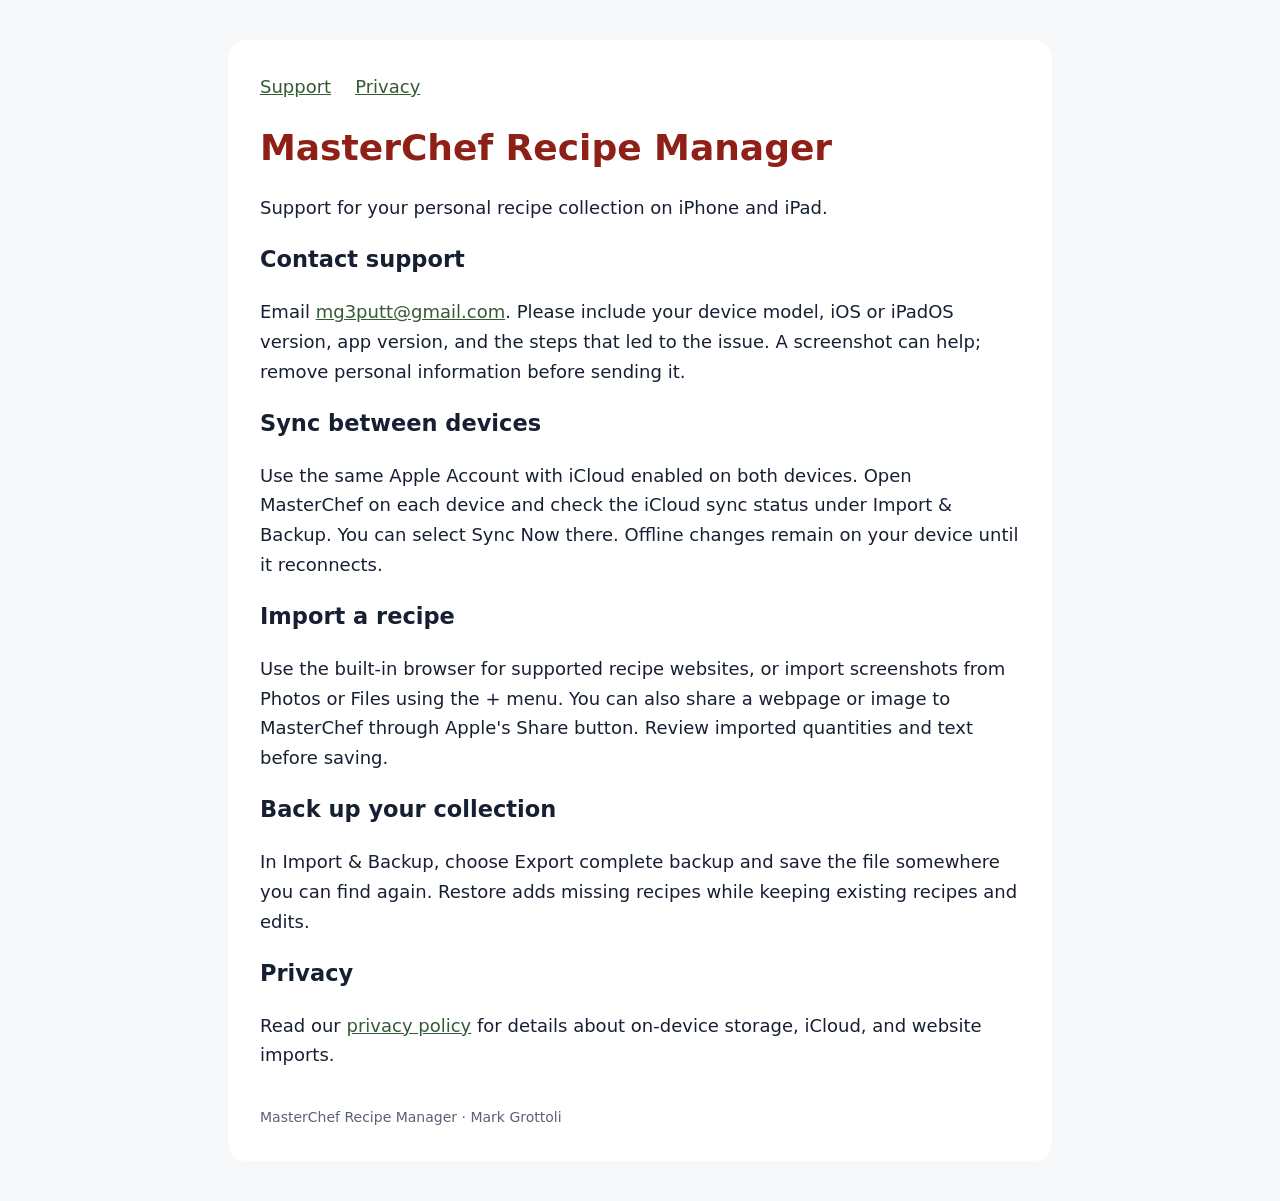
<file: index.html>
<!doctype html><html lang="en"><head><meta charset="utf-8"><meta name="viewport" content="width=device-width, initial-scale=1"><title>Support — MasterChef Recipe Manager</title><link rel="stylesheet" href="style.css"></head><body><main><nav aria-label="Main"><a href="index.html">Support</a><a href="privacy.html">Privacy</a></nav><h1>MasterChef Recipe Manager</h1><p>Support for your personal recipe collection on iPhone and iPad.</p><h2>Contact support</h2><p>Email <a href="mailto:mg3putt@gmail.com">mg3putt@gmail.com</a>. Please include your device model, iOS or iPadOS version, app version, and the steps that led to the issue. A screenshot can help; remove personal information before sending it.</p><h2>Sync between devices</h2><p>Use the same Apple Account with iCloud enabled on both devices. Open MasterChef on each device and check the iCloud sync status under Import &amp; Backup. You can select Sync Now there. Offline changes remain on your device until it reconnects.</p><h2>Import a recipe</h2><p>Use the built-in browser for supported recipe websites, or import screenshots from Photos or Files using the + menu. You can also share a webpage or image to MasterChef through Apple's Share button. Review imported quantities and text before saving.</p><h2>Back up your collection</h2><p>In Import &amp; Backup, choose Export complete backup and save the file somewhere you can find again. Restore adds missing recipes while keeping existing recipes and edits.</p><h2>Privacy</h2><p>Read our <a href="privacy.html">privacy policy</a> for details about on-device storage, iCloud, and website imports.</p><footer>MasterChef Recipe Manager · Mark Grottoli</footer></main></body></html>
</file>
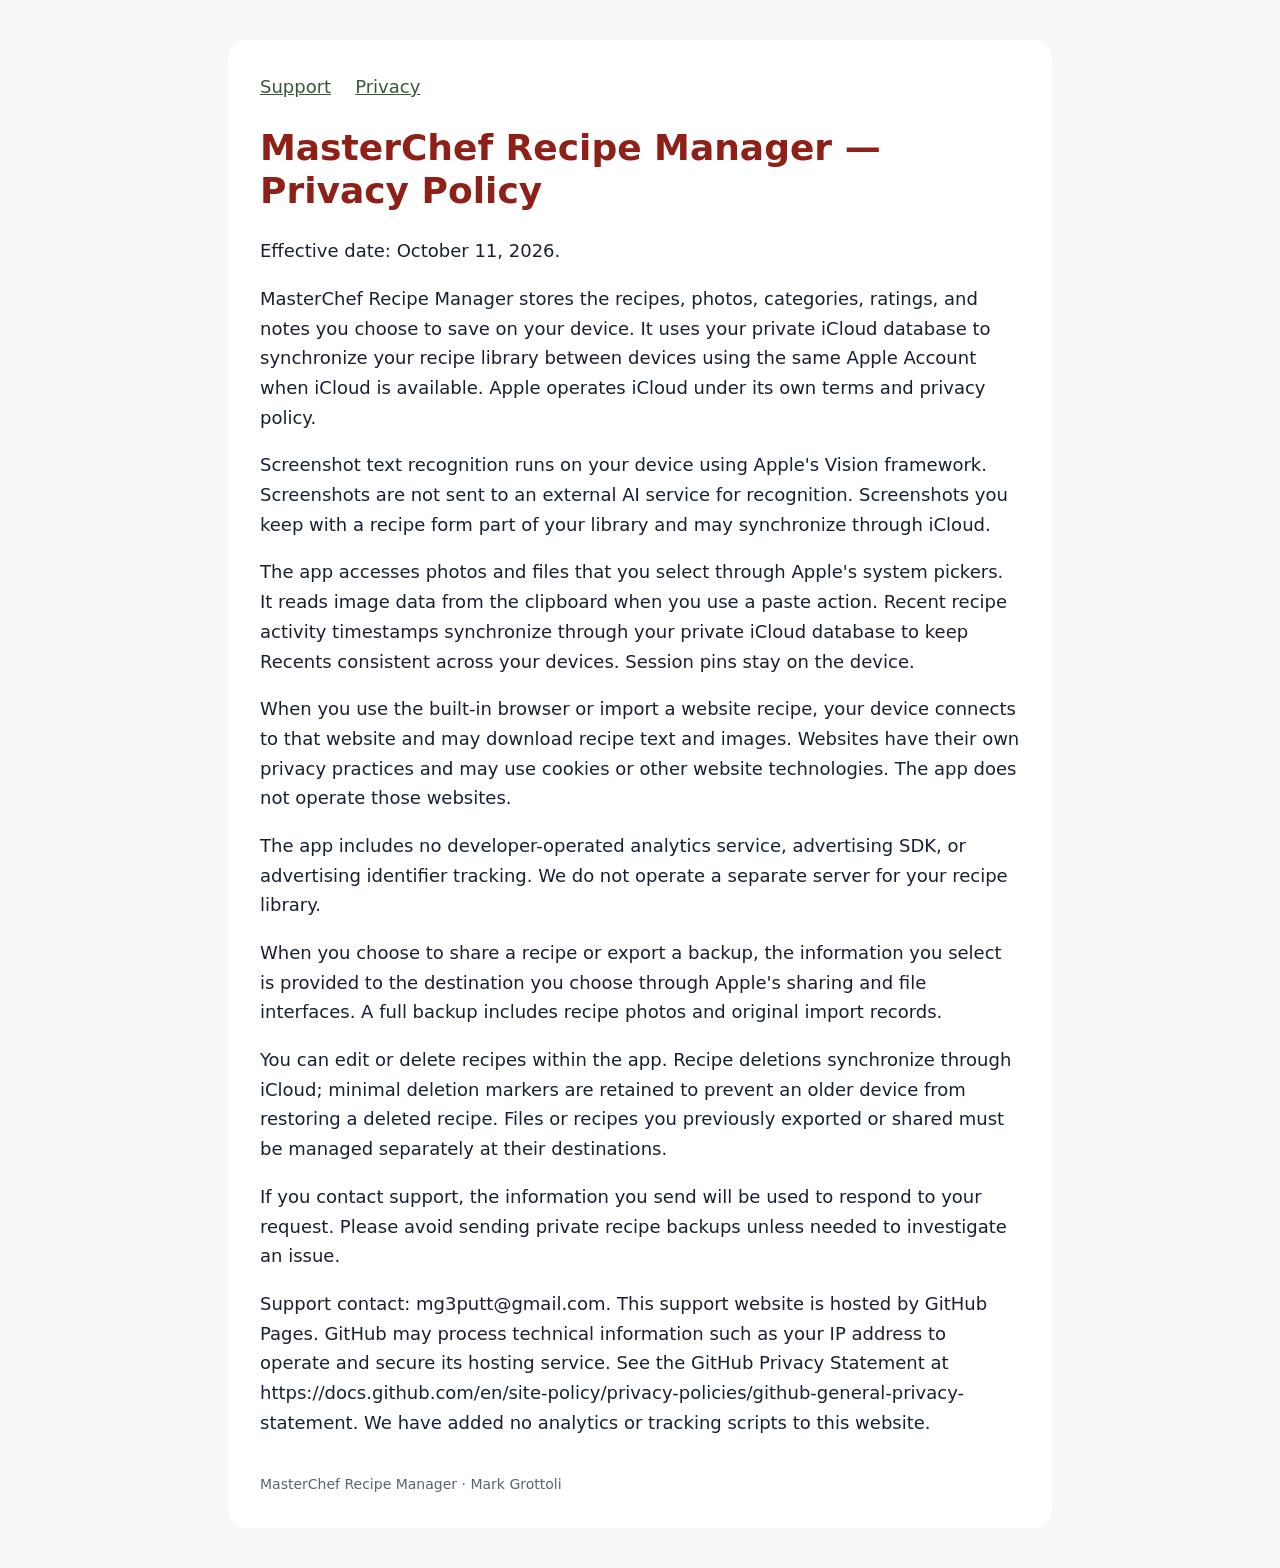
<file: privacy.html>
<!doctype html><html lang="en"><head><meta charset="utf-8"><meta name="viewport" content="width=device-width, initial-scale=1"><title>Privacy policy — MasterChef Recipe Manager</title><link rel="stylesheet" href="style.css"></head><body><main><nav aria-label="Main"><a href="index.html">Support</a><a href="privacy.html">Privacy</a></nav><h1>MasterChef Recipe Manager — Privacy Policy</h1><p>Effective date: October 11, 2026.</p><p>MasterChef Recipe Manager stores the recipes, photos, categories, ratings, and notes you choose to save on your device. It uses your private iCloud database to synchronize your recipe library between devices using the same Apple Account when iCloud is available. Apple operates iCloud under its own terms and privacy policy.</p><p>Screenshot text recognition runs on your device using Apple&#x27;s Vision framework. Screenshots are not sent to an external AI service for recognition. Screenshots you keep with a recipe form part of your library and may synchronize through iCloud.</p><p>The app accesses photos and files that you select through Apple&#x27;s system pickers. It reads image data from the clipboard when you use a paste action. Recent recipe activity timestamps synchronize through your private iCloud database to keep Recents consistent across your devices. Session pins stay on the device.</p><p>When you use the built-in browser or import a website recipe, your device connects to that website and may download recipe text and images. Websites have their own privacy practices and may use cookies or other website technologies. The app does not operate those websites.</p><p>The app includes no developer-operated analytics service, advertising SDK, or advertising identifier tracking. We do not operate a separate server for your recipe library.</p><p>When you choose to share a recipe or export a backup, the information you select is provided to the destination you choose through Apple&#x27;s sharing and file interfaces. A full backup includes recipe photos and original import records.</p><p>You can edit or delete recipes within the app. Recipe deletions synchronize through iCloud; minimal deletion markers are retained to prevent an older device from restoring a deleted recipe. Files or recipes you previously exported or shared must be managed separately at their destinations.</p><p>If you contact support, the information you send will be used to respond to your request. Please avoid sending private recipe backups unless needed to investigate an issue.</p><p>Support contact: mg3putt@gmail.com.
This support website is hosted by GitHub Pages. GitHub may process technical information such as your IP address to operate and secure its hosting service. See the GitHub Privacy Statement at https://docs.github.com/en/site-policy/privacy-policies/github-general-privacy-statement. We have added no analytics or tracking scripts to this website.</p><footer>MasterChef Recipe Manager · Mark Grottoli</footer></main></body></html>
</file>
<file: style.css>
body{font:18px/1.65 system-ui,sans-serif;color:#172033;background:#f7f8fa;margin:0}main{max-width:760px;margin:40px auto;padding:32px;background:white;border-radius:18px}h1{line-height:1.2;color:#8f2017}h2{font-size:1.25em}a{color:#345b35}nav{display:flex;gap:24px}footer{margin-top:36px;color:#596273;font-size:14px}@media(max-width:600px){main{margin:0;padding:24px;border-radius:0}}
</file>
